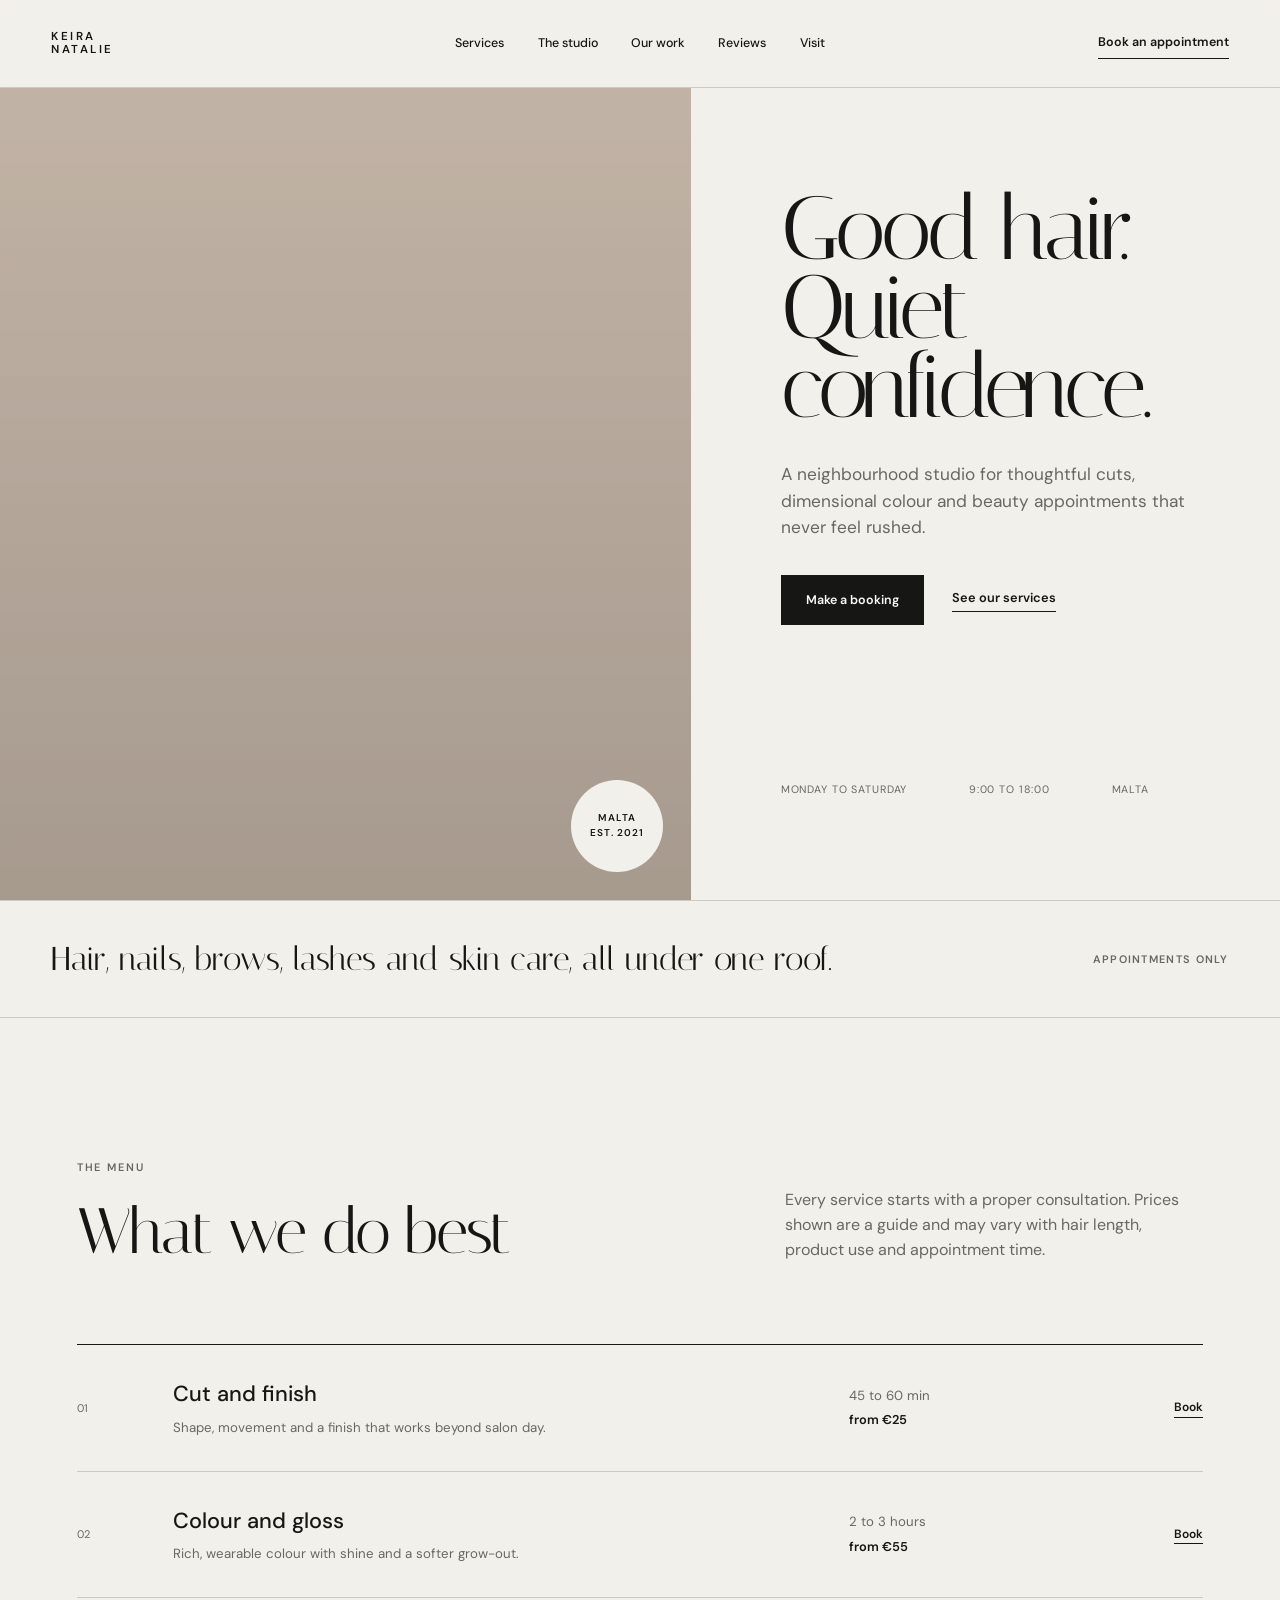
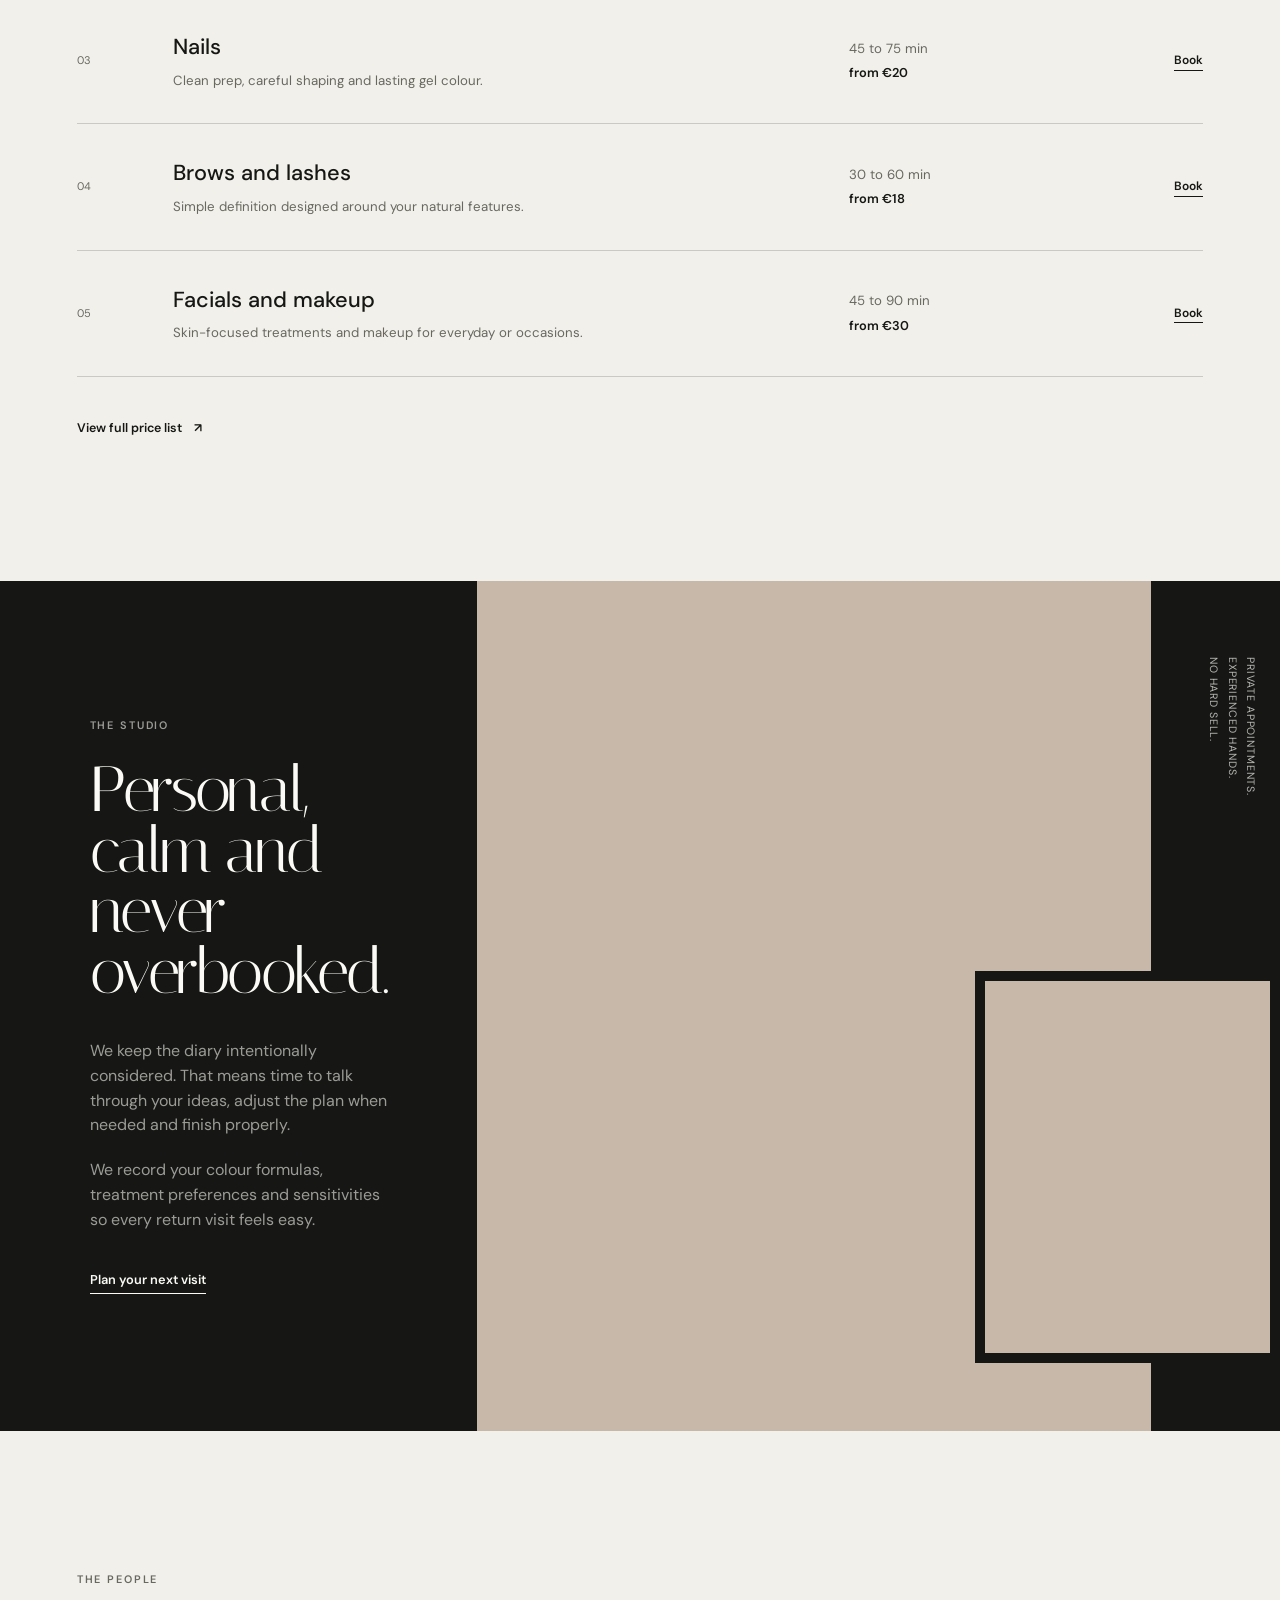
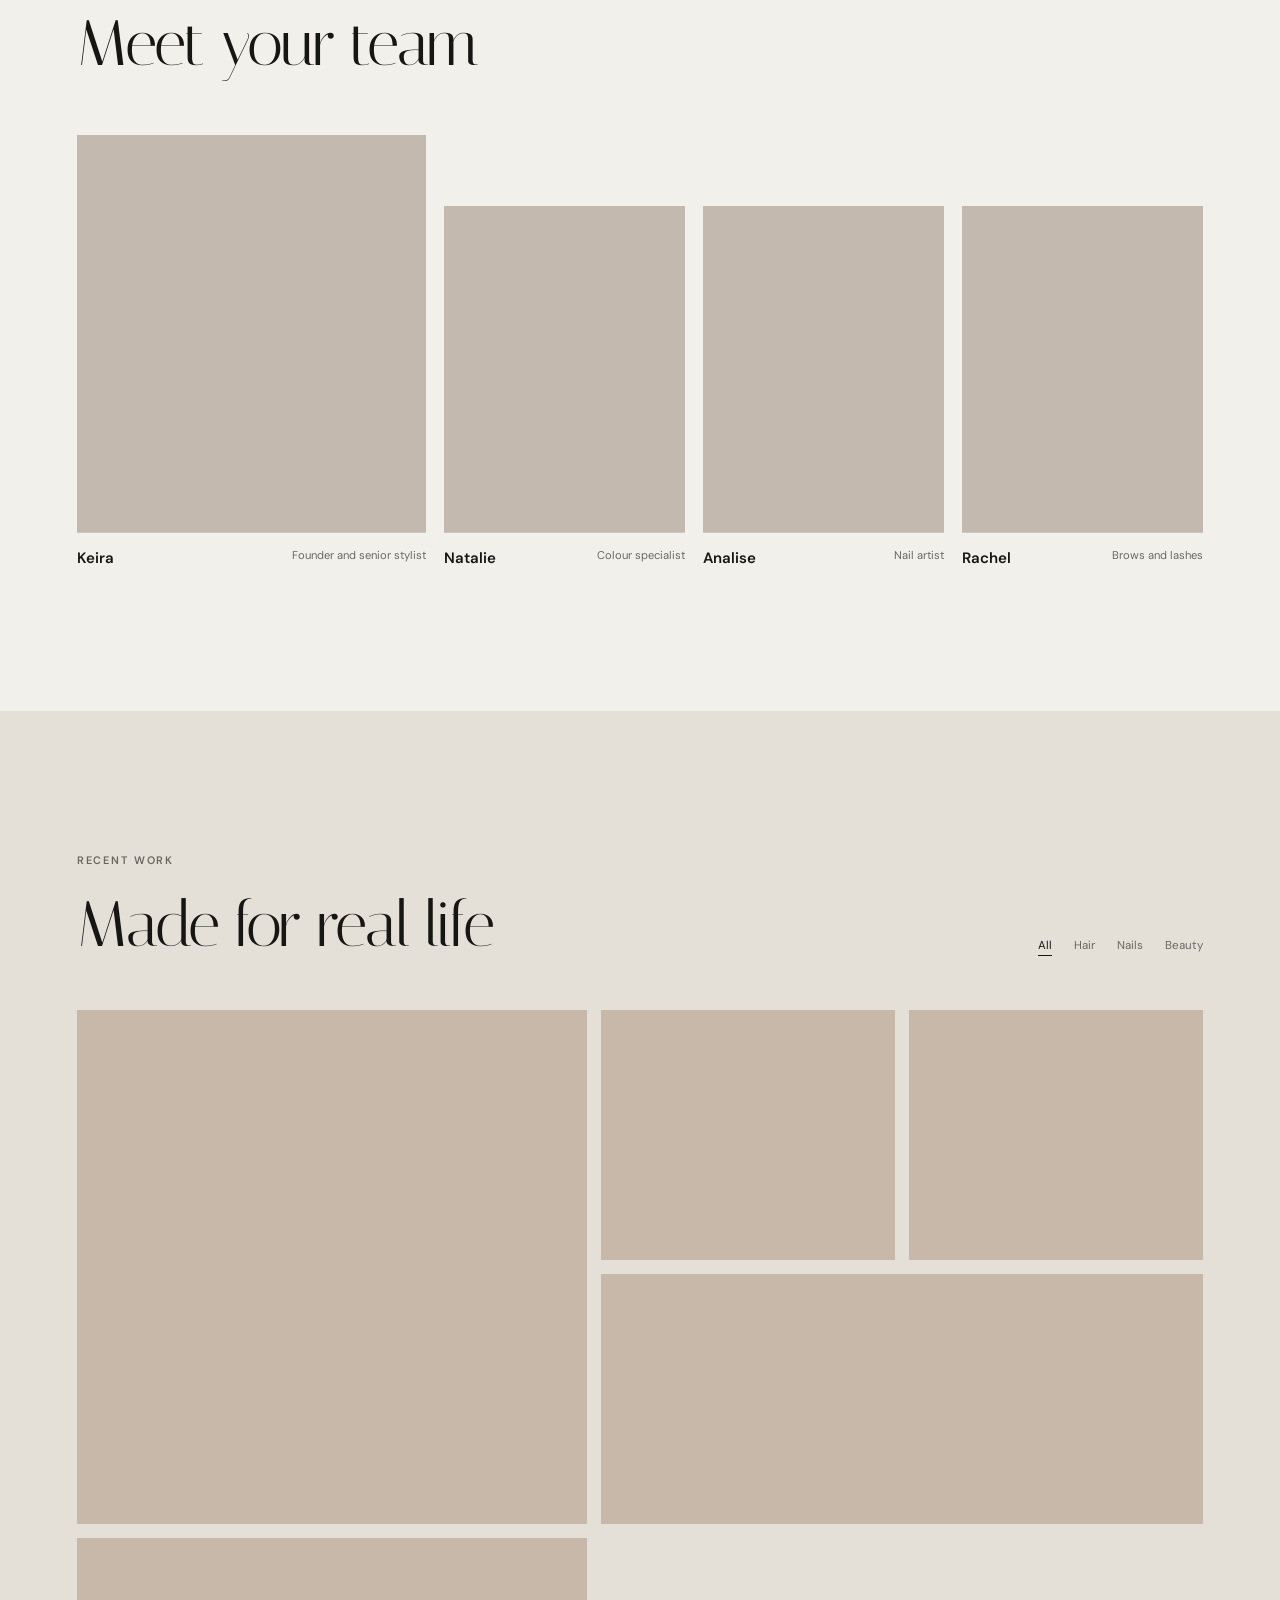
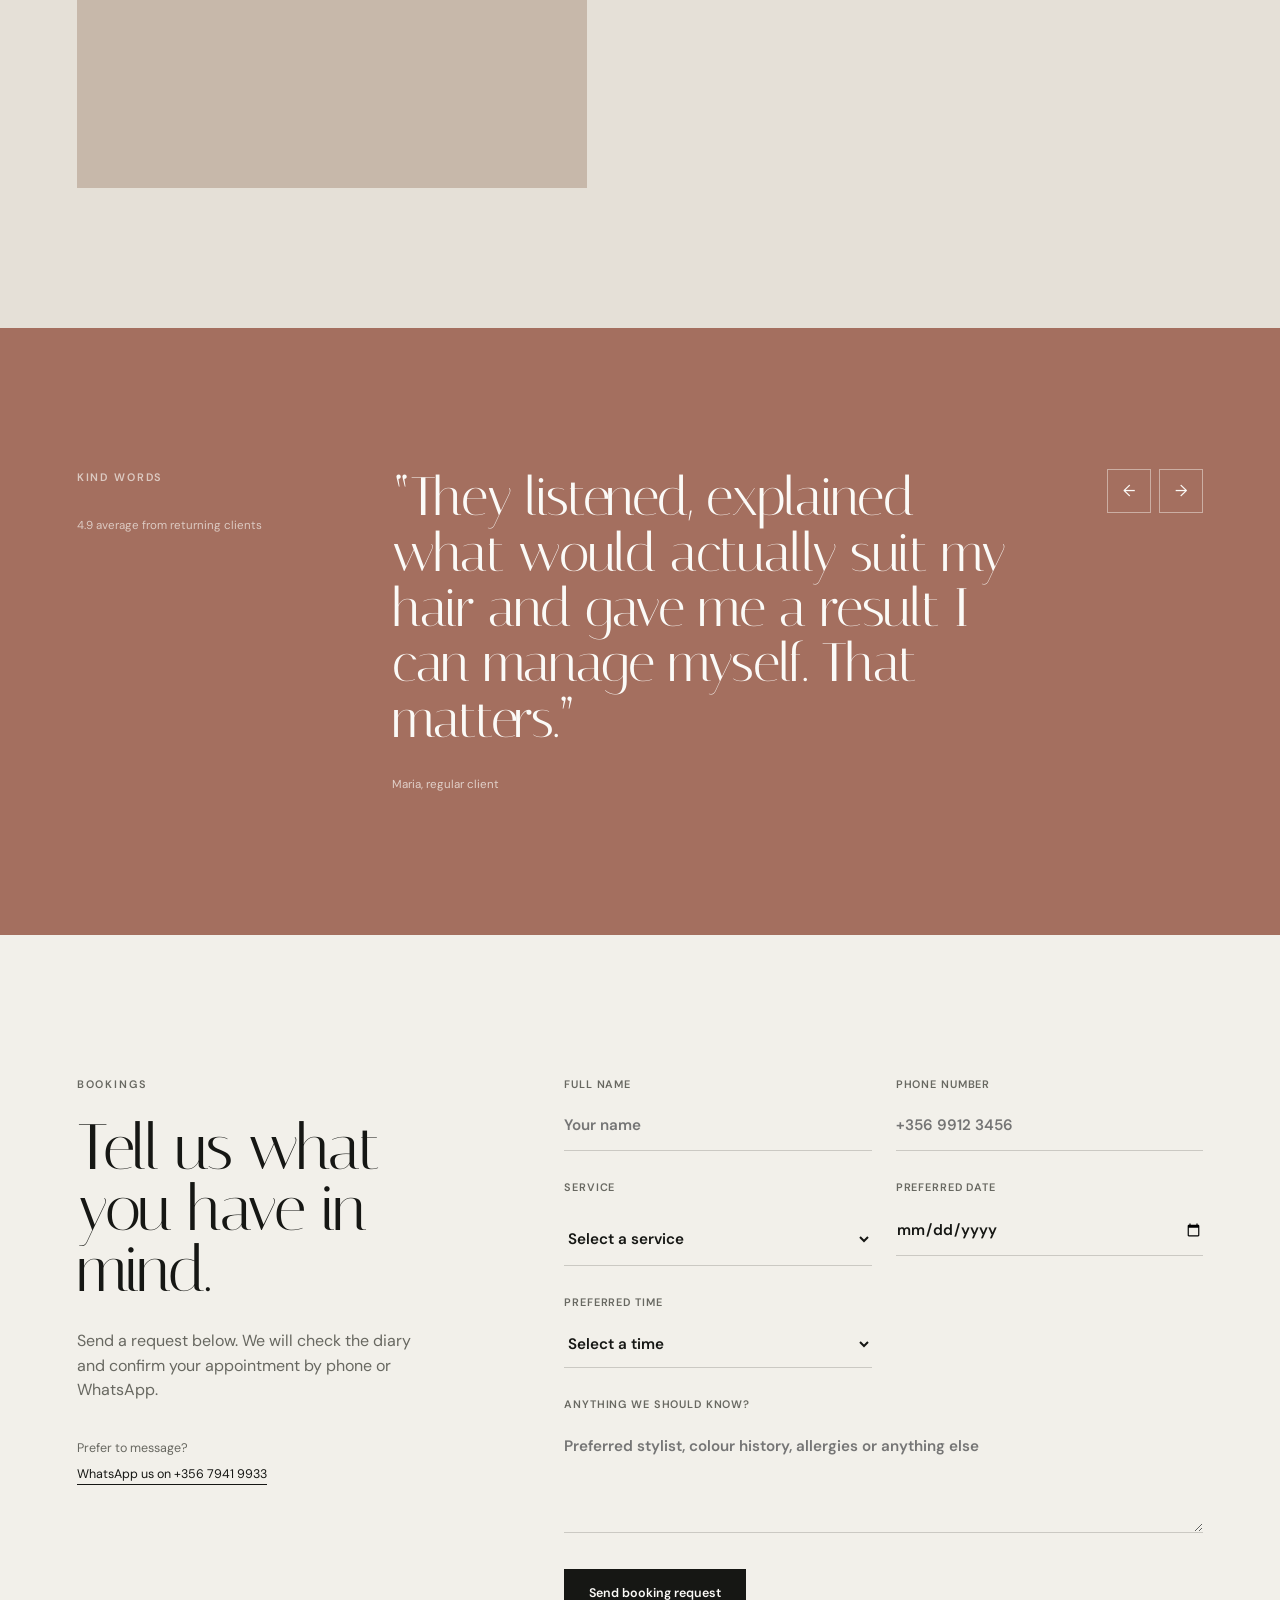
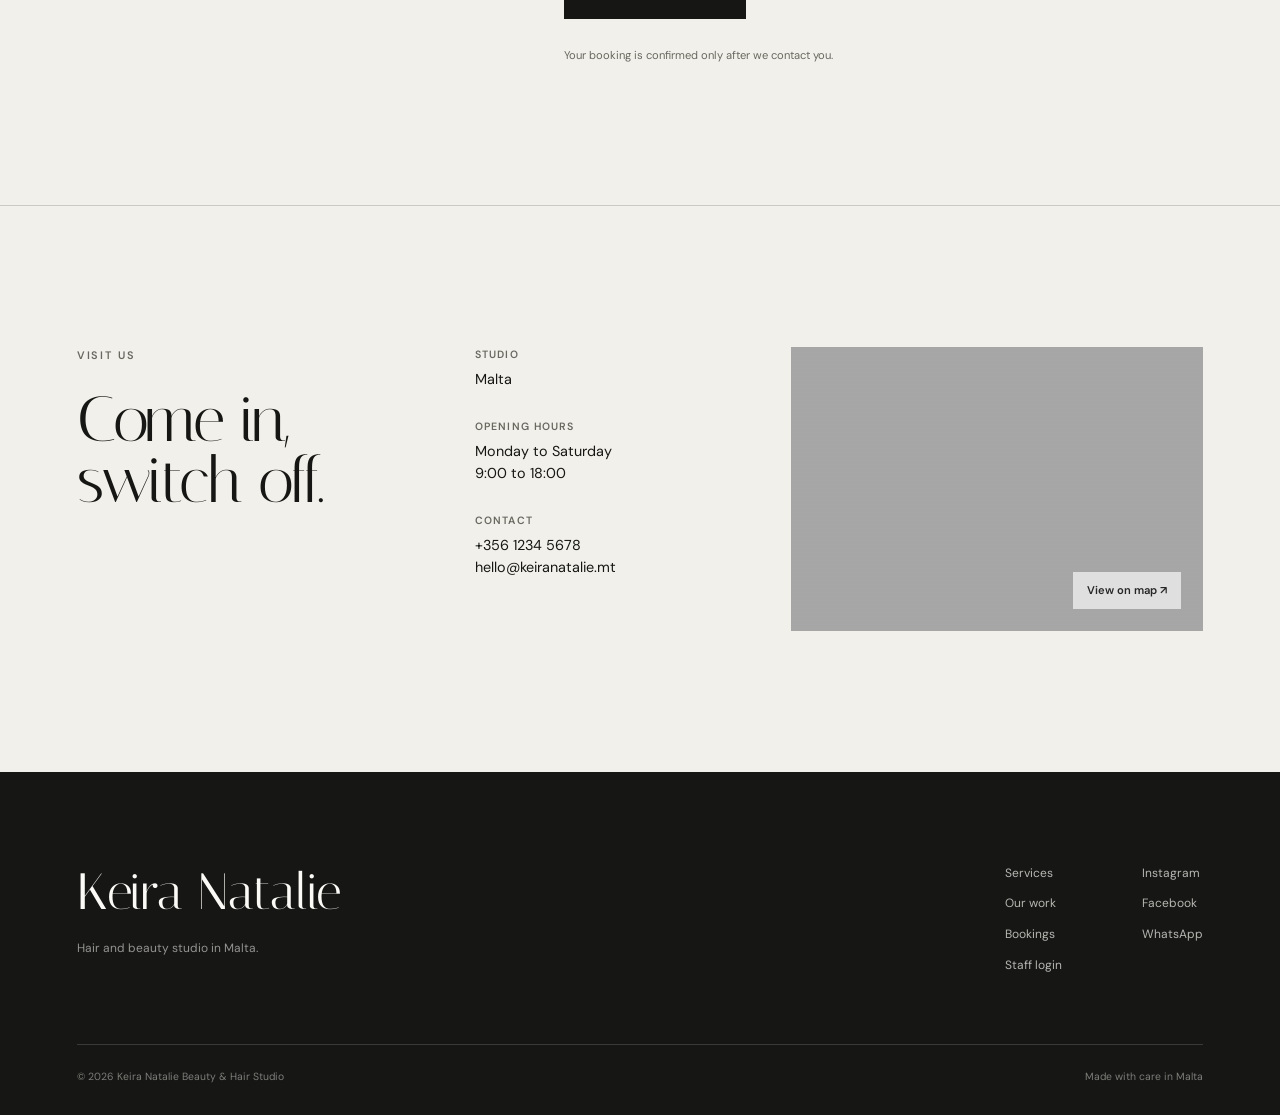
<file: index.html>
<!DOCTYPE html>
<html lang="en">
<head>
  <meta charset="UTF-8" />
  <meta name="viewport" content="width=device-width, initial-scale=1.0" />
  <title>Keira Natalie | Hair and Beauty Studio Malta</title>
  <meta name="description" content="Hair, colour, nails, brows, lashes and beauty treatments in a calm private studio in Malta." />
  <link rel="icon" type="image/png" href="favicon.png" />
  <link rel="preconnect" href="https://fonts.googleapis.com" />
  <link rel="preconnect" href="https://fonts.gstatic.com" crossorigin />
  <link href="https://fonts.googleapis.com/css2?family=DM+Sans:wght@400;500;600&family=Italiana&display=swap" rel="stylesheet" />
  <link rel="stylesheet" href="styles.css" />
  <link rel="stylesheet" href="responsive.css" />

</head>
<body>
  <header class="site-header">
    <a href="#top" class="wordmark" aria-label="Keira Natalie home">
      <span>KEIRA</span>
      <span>NATALIE</span>
    </a>

    <nav class="primary-nav" id="primaryNav" aria-label="Primary navigation">
      <a href="#services">Services</a>
      <a href="#studio">The studio</a>
      <a href="#work">Our work</a>
      <a href="#reviews">Reviews</a>
      <a href="#contact">Visit</a>
    </nav>

    <div class="header-actions">
      <a href="#booking-form" class="nav-cta">Book an appointment</a>
      <button class="nav-toggle" id="navToggle" aria-label="Open menu" aria-expanded="false">
        <span></span><span></span>
      </button>
    </div>
  </header>

  <main id="top">
    <section class="hero">
      <div class="hero-media visual visual-hero" role="img" aria-label="Keira Natalie salon interior">
        <div class="hero-stamp">Malta<br />Est. 2021</div>
      </div>

      <div class="hero-copy">
        <!-- <p class="eyebrow">Hair and beauty studio</p> -->
        <h1>Good hair.<br />Quiet confidence.</h1>
        <p class="hero-intro">A neighbourhood studio for thoughtful cuts, dimensional colour and beauty appointments that never feel rushed.</p>
        <div class="hero-links">
          <a href="#booking-form" class="button button-dark">Make a booking</a>
          <a href="#services" class="quiet-link">See our services</a>
        </div>
        <div class="hero-details">
          <span>Monday to Saturday</span>
          <span>9:00 to 18:00</span>
          <span>Malta</span>
        </div>
      </div>
    </section>

    <section class="intro-strip" aria-label="Studio introduction">
      <p>Hair, nails, brows, lashes and skin care, all under one roof.</p>
      <span>Appointments only</span>
    </section>

    <section class="services-section" id="services">
      <div class="section-heading split-heading">
        <div>
          <p class="eyebrow">The menu</p>
          <h2>What we do best</h2>
        </div>
        <p>Every service starts with a proper consultation. Prices shown are a guide and may vary with hair length, product use and appointment time.</p>
      </div>

      <div class="service-list">
        <article class="service-item">
          <span class="service-number">01</span>
          <div>
            <h3>Cut and finish</h3>
            <p>Shape, movement and a finish that works beyond salon day.</p>
          </div>
          <div class="service-price"><span>45 to 60 min</span><strong>from €25</strong></div>
          <a href="#booking-form" data-service="Haircut & Styling" aria-label="Book cut and finish">Book</a>
        </article>

        <article class="service-item">
          <span class="service-number">02</span>
          <div>
            <h3>Colour and gloss</h3>
            <p>Rich, wearable colour with shine and a softer grow-out.</p>
          </div>
          <div class="service-price"><span>2 to 3 hours</span><strong>from €55</strong></div>
          <a href="#booking-form" data-service="Hair Color" aria-label="Book colour and gloss">Book</a>
        </article>

        <article class="service-item">
          <span class="service-number">03</span>
          <div>
            <h3>Nails</h3>
            <p>Clean prep, careful shaping and lasting gel colour.</p>
          </div>
          <div class="service-price"><span>45 to 75 min</span><strong>from €20</strong></div>
          <a href="#booking-form" data-service="Nails" aria-label="Book nails">Book</a>
        </article>

        <article class="service-item">
          <span class="service-number">04</span>
          <div>
            <h3>Brows and lashes</h3>
            <p>Simple definition designed around your natural features.</p>
          </div>
          <div class="service-price"><span>30 to 60 min</span><strong>from €18</strong></div>
          <a href="#booking-form" data-service="Brows & Lashes" aria-label="Book brows and lashes">Book</a>
        </article>

        <article class="service-item">
          <span class="service-number">05</span>
          <div>
            <h3>Facials and makeup</h3>
            <p>Skin-focused treatments and makeup for everyday or occasions.</p>
          </div>
          <div class="service-price"><span>45 to 90 min</span><strong>from €30</strong></div>
          <a href="#booking-form" data-service="Facial Treatment" aria-label="Book facials and makeup">Book</a>
        </article>
      </div>

      <a href="services.html" class="text-button">View full price list <span>↗</span></a>
    </section>

    <section class="studio-section" id="studio">
      <div class="studio-copy">
        <p class="eyebrow">The studio</p>
        <h2>Personal, calm and never overbooked.</h2>
        <p>We keep the diary intentionally considered. That means time to talk through your ideas, adjust the plan when needed and finish properly.</p>
        <p>We record your colour formulas, treatment preferences and sensitivities so every return visit feels easy.</p>
        <a href="#booking-form" class="quiet-link">Plan your next visit</a>
      </div>

      <div class="studio-collage">
        <div class="visual visual-studio-large" role="img" aria-label="Salon styling station"></div>
        <div class="visual visual-studio-small" role="img" aria-label="Beauty treatment detail"></div>
        <p class="collage-note">Private appointments.<br />Experienced hands.<br />No hard sell.</p>
      </div>
    </section>

    <section class="team-section">
      <div class="section-heading">
        <p class="eyebrow">The people</p>
        <h2>Meet your team</h2>
      </div>

      <div class="team-grid">
        <article class="team-member team-member-featured">
          <div class="visual team-photo team-photo-one"></div>
          <div><h3>Keira</h3><p>Founder and senior stylist</p></div>
        </article>
        <article class="team-member">
          <div class="visual team-photo team-photo-two"></div>
          <div><h3>Natalie</h3><p>Colour specialist</p></div>
        </article>
        <article class="team-member">
          <div class="visual team-photo team-photo-three"></div>
          <div><h3>Analise</h3><p>Nail artist</p></div>
        </article>
        <article class="team-member">
          <div class="visual team-photo team-photo-four"></div>
          <div><h3>Rachel</h3><p>Brows and lashes</p></div>
        </article>
      </div>
    </section>

    <section class="gallery-section" id="work">
      <div class="gallery-topline">
        <div>
          <p class="eyebrow">Recent work</p>
          <h2>Made for real life</h2>
        </div>
        <div class="gallery-filters" id="galleryFilters" aria-label="Filter gallery">
          <button class="filter active" data-filter="all">All</button>
          <button class="filter" data-filter="hair">Hair</button>
          <button class="filter" data-filter="nails">Nails</button>
          <button class="filter" data-filter="makeup">Beauty</button>
        </div>
      </div>

      <div class="gallery-grid" id="galleryGrid">
        <button class="gallery-item visual gallery-one" data-category="hair" aria-label="Soft layered hair result"></button>
        <button class="gallery-item visual gallery-two" data-category="nails" aria-label="Neutral manicure result"></button>
        <button class="gallery-item visual gallery-three" data-category="makeup" aria-label="Natural makeup result"></button>
        <button class="gallery-item visual gallery-four" data-category="hair" aria-label="Dimensional hair colour result"></button>
        <button class="gallery-item visual gallery-five" data-category="makeup" aria-label="Brow styling result"></button>
      </div>
    </section>

    <div class="lightbox" id="lightbox" aria-hidden="true">
      <button class="lightbox-close" id="lightboxClose" aria-label="Close">Close</button>
      <div class="lightbox-photo" id="lightboxPhoto"></div>
    </div>

    <section class="reviews-section" id="reviews">
      <div class="review-label">
        <p class="eyebrow">Kind words</p>
        <span>4.9 average from returning clients</span>
      </div>

      <div class="testimonial-track" id="testimonialTrack">
        <blockquote class="testimonial active">
          <p>“They listened, explained what would actually suit my hair and gave me a result I can manage myself. That matters.”</p>
          <cite>Maria, regular client</cite>
        </blockquote>
        <blockquote class="testimonial">
          <p>“My colour still looks expensive weeks later. The whole appointment felt relaxed, not rushed.”</p>
          <cite>Sarah, colour client</cite>
        </blockquote>
        <blockquote class="testimonial">
          <p>“Booking was easy, the studio was calm and I left feeling like myself, just better.”</p>
          <cite>Elise, beauty client</cite>
        </blockquote>
      </div>

      <div class="testimonial-controls">
        <button id="prevQuote" aria-label="Previous review">←</button>
        <button id="nextQuote" aria-label="Next review">→</button>
      </div>
    </section>

    <section class="booking-section" id="booking-form">
      <div class="booking-context">
        <p class="eyebrow">Bookings</p>
        <h2>Tell us what you have in mind.</h2>
        <p>Send a request below. We will check the diary and confirm your appointment by phone or WhatsApp.</p>
        <div class="booking-contact">
          <span>Prefer to message?</span>
          <a href="https://wa.me/35679419933" target="_blank" rel="noopener noreferrer">WhatsApp us on +356 7941 9933</a>
        </div>
      </div>

      <form action="https://formspree.io/f/myklvygy" method="POST" class="booking-form">
        <input type="hidden" name="_subject" value="New Booking Request - Keira Natalie Beauty & Hair Studio" />
        <input type="hidden" name="_template" value="table" />

        <label>Full name
          <input type="text" name="Customer Name" autocomplete="name" placeholder="Your name" pattern="[A-Za-zÀ-ÿ\s'-]+" required />
        </label>

        <label>Phone number
          <input type="tel" name="Phone Number" autocomplete="tel" placeholder="+356 9912 3456" pattern="[\+0-9\s]+" required />
        </label>

        <label>Service
          <select name="Service" id="serviceSelect" required>
            <option value="">Select a service</option>
            <option>Haircut & Styling</option>
            <option>Hair Color</option>
            <option>Hair Treatment</option>
            <option>Nails</option>
            <option>Brows & Lashes</option>
            <option>Facial Treatment</option>
            <option>Makeup</option>
            <option>Other Beauty Service</option>
          </select>
        </label>

        <label>Preferred date
          <input type="date" id="dateInput" name="Preferred Date" required />
          <span id="day-display" class="day-display"></span>
        </label>

        <label>Preferred time
          <select name="Preferred Time" id="timeInput" required>
            <option value="">Select a time</option>
          </select>
        </label>

        <label class="full">Anything we should know?
          <textarea name="Notes" placeholder="Preferred stylist, colour history, allergies or anything else"></textarea>
        </label>

        <button type="submit" class="button button-dark full">Send booking request</button>
        <p class="form-note full">Your booking is confirmed only after we contact you.</p>
      </form>

      <p id="success-message" style="display:none;">Thank you. Your request has been sent and we will be in touch shortly.</p>
    </section>

    <section class="contact-section" id="contact">
      <div class="contact-intro">
        <p class="eyebrow">Visit us</p>
        <h2>Come in, switch off.</h2>
      </div>

      <div class="contact-details">
        <div><span>Studio</span><p>Malta</p></div>
        <div><span>Opening hours</span><p>Monday to Saturday<br />9:00 to 18:00</p></div>
        <div><span>Contact</span><p>+356 1234 5678<br />hello@keiranatalie.mt</p></div>
      </div>

      <div class="visual contact-map" role="img" aria-label="Map showing the studio location">
        <span>View on map ↗</span>
      </div>
    </section>
  </main>

  <footer class="site-footer">
    <div class="footer-main">
      <div>
        <a href="#top" class="footer-logo">Keira Natalie</a>
        <p>Hair and beauty studio in Malta.</p>
      </div>
      <div class="footer-links">
        <a href="#services">Services</a>
        <a href="#work">Our work</a>
        <a href="#booking-form">Bookings</a>
        <a href="login.html">Staff login</a>
      </div>
      <div class="footer-socials">
        <a href="#">Instagram</a>
        <a href="#">Facebook</a>
        <a href="https://wa.me/35679419933" target="_blank" rel="noopener noreferrer">WhatsApp</a>
      </div>
    </div>
    <div class="footer-bottom">
      <p>© 2026 Keira Natalie Beauty & Hair Studio</p>
      <p>Made with care in Malta</p>
    </div>
  </footer>

  <script src="script.js"></script>
</body>
</html>
</file>
<file: styles.css>
:root {
  --paper: #f2f0ea;
  --paper-deep: #e5e0d7;
  --ink: #161714;
  --muted: #686861;
  --clay: #a46f5f;
  --sage: #8b907d;
  --line: rgba(22, 23, 20, 0.18);
  --white: #fbfaf7;
  --display: "Italiana", Georgia, serif;
  --body: "DM Sans", Arial, sans-serif;
}

* {
  box-sizing: border-box;
  margin: 0;
  padding: 0;
}
html {
  scroll-behavior: smooth;
}
body {
  background: var(--paper);
  color: var(--ink);
  font-family: var(--body);
  font-size: 16px;
  line-height: 1.55;
  overflow-x: hidden;
}
a {
  color: inherit;
  text-decoration: none;
}
button,
input,
select,
textarea {
  font: inherit;
}
button {
  color: inherit;
}
img {
  display: block;
  max-width: 100%;
}

::selection {
  background: var(--ink);
  color: var(--paper);
}
:focus-visible {
  outline: 2px solid var(--clay);
  outline-offset: 4px;
}

.site-header {
  min-height: 88px;
  padding: 0 clamp(24px, 4vw, 68px);
  display: grid;
  grid-template-columns: 1fr auto 1fr;
  align-items: center;
  border-bottom: 1px solid var(--line);
  background: rgba(242, 240, 234, 0.94);
  backdrop-filter: blur(12px);
  position: sticky;
  top: 0;
  z-index: 100;
}

.wordmark {
  width: max-content;
  font-size: 0.72rem;
  font-weight: 600;
  line-height: 1.05;
  letter-spacing: 0.22em;
}
.wordmark span {
  display: block;
}
.primary-nav {
  display: flex;
  align-items: center;
  gap: clamp(20px, 2.6vw, 42px);
}
.primary-nav a {
  font-size: 0.78rem;
  font-weight: 500;
}
.primary-nav a:hover {
  opacity: 0.55;
}
.header-actions {
  justify-self: end;
  display: flex;
  align-items: center;
  gap: 20px;
}
.nav-cta {
  border-bottom: 1px solid var(--ink);
  padding: 5px 0;
  font-size: 0.78rem;
  font-weight: 600;
}
.nav-toggle {
  display: none;
  width: 36px;
  height: 36px;
  border: 0;
  background: none;
  flex-direction: column;
  justify-content: center;
  gap: 6px;
}
.nav-toggle span {
  width: 100%;
  height: 1px;
  background: var(--ink);
  transition: transform 0.2s ease;
}
.nav-toggle.active span:first-child {
  transform: translateY(3.5px) rotate(45deg);
}
.nav-toggle.active span:last-child {
  transform: translateY(-3.5px) rotate(-45deg);
}

.hero {
  min-height: calc(100svh - 88px);
  display: grid;
  grid-template-columns: minmax(0, 1.08fr) minmax(440px, 0.92fr);
}
.hero-media {
  min-height: 640px;
  position: relative;
}
.hero-copy {
  padding: clamp(56px, 8vw, 132px) clamp(34px, 7vw, 110px);
  display: flex;
  flex-direction: column;
  justify-content: center;
}
.hero-copy h1 {
  font-family: var(--display);
  font-size: clamp(4rem, 7vw, 7.8rem);
  font-weight: 400;
  line-height: 0.88;
  letter-spacing: -0.045em;
  max-width: 7ch;
}
.eyebrow {
  margin-bottom: 26px;
  color: var(--muted);
  font-size: 0.68rem;
  font-weight: 600;
  letter-spacing: 0.17em;
  text-transform: uppercase;
}
.hero-intro {
  max-width: 42ch;
  margin: 34px 0;
  color: var(--muted);
  font-size: clamp(1rem, 1.35vw, 1.16rem);
}
.hero-links {
  display: flex;
  align-items: center;
  gap: 28px;
}
.button {
  display: inline-flex;
  align-items: center;
  justify-content: center;
  min-height: 50px;
  border: 1px solid transparent;
  padding: 0 24px;
  font-size: 0.78rem;
  font-weight: 600;
  cursor: pointer;
  transition:
    background 0.2s ease,
    color 0.2s ease,
    border-color 0.2s ease;
}
.button-dark {
  background: var(--ink);
  color: var(--white);
}
.button-dark:hover {
  background: transparent;
  color: var(--ink);
  border-color: var(--ink);
}
.quiet-link {
  width: max-content;
  padding-bottom: 3px;
  border-bottom: 1px solid currentColor;
  font-size: 0.8rem;
  font-weight: 600;
}
.hero-details {
  display: grid;
  grid-template-columns: repeat(3, auto);
  gap: 20px;
  margin-top: auto;
  padding-top: 70px;
  color: var(--muted);
  font-size: 0.67rem;
  text-transform: uppercase;
  letter-spacing: 0.08em;
}
.hero-stamp {
  position: absolute;
  right: 28px;
  bottom: 28px;
  width: 92px;
  aspect-ratio: 1;
  border-radius: 50%;
  background: var(--paper);
  display: grid;
  place-content: center;
  text-align: center;
  font-size: 0.62rem;
  font-weight: 600;
  line-height: 1.5;
  letter-spacing: 0.11em;
  text-transform: uppercase;
}

.visual {
  background-color: #c7b8aa;
  background-size: cover;
  background-position: center;
}
.visual-hero {
  background-image:
    linear-gradient(180deg, rgba(18, 17, 15, 0.03), rgba(18, 17, 15, 0.18)),
    url("https://images.unsplash.com/photo-1633681926022-84c23e8cb2d6?auto=format&fit=crop&w=1800&q=88");
}

.intro-strip {
  min-height: 118px;
  padding: 0 clamp(24px, 4vw, 68px);
  display: flex;
  align-items: center;
  justify-content: space-between;
  border-top: 1px solid var(--line);
  border-bottom: 1px solid var(--line);
}
.intro-strip p {
  font-family: var(--display);
  font-size: clamp(1.45rem, 2.6vw, 2.5rem);
}
.intro-strip span {
  color: var(--muted);
  font-size: 0.68rem;
  font-weight: 600;
  letter-spacing: 0.12em;
  text-transform: uppercase;
}

.services-section,
.team-section,
.gallery-section,
.reviews-section,
.booking-section,
.contact-section {
  padding: clamp(90px, 11vw, 170px) clamp(24px, 6vw, 96px);
}
.section-heading h2,
.studio-copy h2,
.gallery-topline h2,
.booking-context h2,
.contact-intro h2 {
  font-family: var(--display);
  font-size: clamp(3rem, 5vw, 5.8rem);
  font-weight: 400;
  line-height: 0.95;
  letter-spacing: -0.035em;
}
.split-heading {
  display: grid;
  grid-template-columns: 1.2fr 0.8fr;
  gap: 80px;
  align-items: end;
  margin-bottom: 82px;
}
.split-heading > p {
  max-width: 50ch;
  color: var(--muted);
}
.service-list {
  border-top: 1px solid var(--ink);
}
.service-item {
  display: grid;
  grid-template-columns: 62px minmax(240px, 1fr) minmax(160px, 0.42fr) 50px;
  gap: 34px;
  align-items: center;
  padding: 32px 0;
  border-bottom: 1px solid var(--line);
}
.service-number {
  color: var(--muted);
  font-size: 0.69rem;
}
.service-item h3 {
  margin-bottom: 7px;
  font-size: clamp(1.1rem, 1.7vw, 1.45rem);
  font-weight: 500;
}
.service-item p,
.service-price span {
  color: var(--muted);
  font-size: 0.83rem;
}
.service-price {
  display: flex;
  flex-direction: column;
  gap: 4px;
}
.service-price strong {
  font-size: 0.8rem;
  font-weight: 600;
}
.service-item > a {
  justify-self: end;
  border-bottom: 1px solid var(--ink);
  font-size: 0.75rem;
  font-weight: 600;
}
.text-button {
  display: inline-flex;
  gap: 12px;
  margin-top: 42px;
  font-size: 0.78rem;
  font-weight: 600;
}

.studio-section {
  display: grid;
  grid-template-columns: 0.72fr 1.28fr;
  min-height: 850px;
  background: var(--ink);
  color: var(--white);
}
.studio-copy {
  padding: clamp(70px, 9vw, 140px) clamp(28px, 7vw, 110px);
  display: flex;
  flex-direction: column;
  justify-content: center;
}
.studio-copy .eyebrow,
.studio-copy p {
  color: rgba(251, 250, 247, 0.58);
}
.studio-copy h2 {
  color: var(--white);
  max-width: 8ch;
  margin-bottom: 36px;
}
.studio-copy > p:not(.eyebrow) {
  max-width: 43ch;
  margin-bottom: 20px;
}
.studio-copy .quiet-link {
  margin-top: 18px;
  color: var(--white);
}
.studio-collage {
  position: relative;
  min-height: 720px;
  overflow: hidden;
}
.visual-studio-large {
  position: absolute;
  inset: 0 16% 0 0;
  background-image: url("https://images.unsplash.com/photo-1521590832167-7bcbfaa6381f?auto=format&fit=crop&w=1500&q=88");
}
.visual-studio-small {
  position: absolute;
  right: 0;
  bottom: 8%;
  width: 38%;
  aspect-ratio: 0.78;
  border: 10px solid var(--ink);
  background-image: url("https://images.unsplash.com/photo-1516975080664-ed2fc6a32937?auto=format&fit=crop&w=900&q=88");
}
.collage-note {
  position: absolute;
  top: 9%;
  right: 2.5%;
  color: rgba(251, 250, 247, 0.7);
  font-size: 0.67rem;
  line-height: 1.7;
  letter-spacing: 0.08em;
  text-transform: uppercase;
  writing-mode: vertical-rl;
}

.team-section .section-heading {
  margin-bottom: 60px;
}
.team-grid {
  display: grid;
  grid-template-columns: 1.45fr repeat(3, 1fr);
  gap: 18px;
  align-items: end;
}
.team-photo {
  aspect-ratio: 0.74;
  filter: saturate(0.72);
  transition:
    filter 0.3s ease,
    transform 0.3s ease;
}
.team-member:hover .team-photo {
  filter: saturate(1);
  transform: translateY(-4px);
}
.team-member-featured .team-photo {
  aspect-ratio: 0.88;
}
.team-photo-one {
  background-image: url("https://images.unsplash.com/photo-1580618672591-eb180b1a973f?auto=format&fit=crop&w=900&q=85");
}
.team-photo-two {
  background-image: url("https://images.unsplash.com/photo-1595476108010-b4d1f102b1b1?auto=format&fit=crop&w=800&q=85");
}
.team-photo-three {
  background-image: url("https://images.unsplash.com/photo-1604654894610-df63bc536371?auto=format&fit=crop&w=800&q=85");
}
.team-photo-four {
  background-image: url("https://images.unsplash.com/photo-1544717305-2782549b5136?auto=format&fit=crop&w=800&q=85");
}
.team-member > div:last-child {
  display: flex;
  justify-content: space-between;
  gap: 12px;
  padding-top: 14px;
  border-top: 1px solid var(--line);
}
.team-member h3 {
  font-size: 0.94rem;
  font-weight: 600;
}
.team-member p {
  color: var(--muted);
  font-size: 0.7rem;
}

.gallery-section {
  background: var(--paper-deep);
}
.gallery-topline {
  display: flex;
  justify-content: space-between;
  align-items: end;
  gap: 40px;
  margin-bottom: 54px;
}
.gallery-filters {
  display: flex;
  gap: 22px;
}
.filter {
  border: 0;
  background: none;
  color: var(--muted);
  font-size: 0.72rem;
  cursor: pointer;
}
.filter.active {
  color: var(--ink);
  border-bottom: 1px solid currentColor;
}
.gallery-grid {
  display: grid;
  grid-template-columns: 1.25fr 0.72fr 0.72fr;
  grid-auto-rows: 250px;
  gap: 14px;
}
.gallery-item {
  border: 0;
  min-width: 0;
  cursor: zoom-in;
  transition: opacity 0.25s ease;
}
.gallery-item:hover {
  opacity: 0.82;
}
.gallery-item.hidden {
  display: none;
}
.gallery-one {
  grid-row: span 2;
  background-image: url("https://images.unsplash.com/photo-1562322140-8baeececf3df?auto=format&fit=crop&w=1000&q=86");
}
.gallery-two {
  background-image: url("https://images.unsplash.com/photo-1604654894610-df63bc536371?auto=format&fit=crop&w=800&q=86");
}
.gallery-three {
  background-image: url("https://images.unsplash.com/photo-1487412947147-5cebf100ffc2?auto=format&fit=crop&w=800&q=86");
}
.gallery-four {
  grid-column: span 2;
  background-image: url("https://images.unsplash.com/photo-1522337360788-8b13dee7a37e?auto=format&fit=crop&w=1200&q=86");
}
.gallery-five {
  background-image: url("https://images.unsplash.com/photo-1570172619644-dfd03ed5d881?auto=format&fit=crop&w=800&q=86");
}
.lightbox {
  position: fixed;
  inset: 0;
  z-index: 999;
  padding: 5vw;
  display: grid;
  place-items: center;
  background: rgba(16, 17, 14, 0.92);
  opacity: 0;
  visibility: hidden;
  transition: 0.2s ease;
}
.lightbox.open {
  opacity: 1;
  visibility: visible;
}
.lightbox-photo {
  width: min(900px, 92vw);
  height: min(78vh, 760px);
  background-size: contain;
  background-repeat: no-repeat;
  background-position: center;
}
.lightbox-close {
  position: absolute;
  top: 28px;
  right: 34px;
  border: 0;
  background: none;
  color: var(--white);
  font-size: 0.75rem;
  cursor: pointer;
}

.reviews-section {
  display: grid;
  grid-template-columns: 0.38fr 1fr auto;
  gap: 70px;
  align-items: start;
  background: var(--clay);
  color: var(--white);
}
.review-label span {
  color: rgba(251, 250, 247, 0.65);
  font-size: 0.72rem;
}
.reviews-section .eyebrow {
  color: rgba(251, 250, 247, 0.65);
}
.testimonial-track {
  min-height: 260px;
  position: relative;
}
.testimonial {
  position: absolute;
  inset: 0;
  opacity: 0;
  transform: translateY(8px);
  pointer-events: none;
  transition:
    opacity 0.3s ease,
    transform 0.3s ease;
}
.testimonial.active {
  position: relative;
  opacity: 1;
  transform: none;
  pointer-events: auto;
}
.testimonial p {
  font-family: var(--display);
  font-size: clamp(2.1rem, 4.2vw, 4.7rem);
  line-height: 1.03;
  letter-spacing: -0.025em;
}
.testimonial cite {
  display: block;
  margin-top: 30px;
  color: rgba(251, 250, 247, 0.7);
  font-style: normal;
  font-size: 0.72rem;
}
.testimonial-controls {
  display: flex;
  gap: 8px;
}
.testimonial-controls button {
  width: 44px;
  height: 44px;
  border: 1px solid rgba(251, 250, 247, 0.45);
  background: transparent;
  color: var(--white);
  cursor: pointer;
}
.testimonial-controls button:hover {
  background: var(--white);
  color: var(--ink);
}

.booking-section {
  display: grid;
  grid-template-columns: 0.72fr 1.28fr;
  gap: clamp(60px, 10vw, 150px);
  align-items: start;
}
.booking-context {
  position: sticky;
  top: 140px;
}
.booking-context h2 {
  max-width: 8ch;
  margin-bottom: 28px;
}
.booking-context > p:not(.eyebrow) {
  max-width: 40ch;
  color: var(--muted);
}
.booking-contact {
  display: flex;
  flex-direction: column;
  gap: 6px;
  margin-top: 36px;
  font-size: 0.78rem;
}
.booking-contact span {
  color: var(--muted);
}
.booking-contact a {
  width: max-content;
  border-bottom: 1px solid var(--ink);
}
.booking-form {
  display: grid;
  grid-template-columns: 1fr 1fr;
  gap: 28px 24px;
}
.booking-form label {
  display: grid;
  gap: 10px;
  color: var(--muted);
  font-size: 0.68rem;
  font-weight: 600;
  letter-spacing: 0.08em;
  text-transform: uppercase;
}
.booking-form input,
.booking-form select,
.booking-form textarea {
  width: 100%;
  border: 0;
  border-bottom: 1px solid var(--line);
  border-radius: 0;
  background: transparent;
  padding: 12px 0;
  color: var(--ink);
  font-size: 0.95rem;
  text-transform: none;
  letter-spacing: 0;
  outline: none;
}
.booking-form input:focus,
.booking-form select:focus,
.booking-form textarea:focus {
  border-color: var(--ink);
}
.booking-form textarea {
  min-height: 110px;
  resize: vertical;
}
.full {
  grid-column: 1 / -1;
}
.booking-form .button {
  justify-self: start;
  margin-top: 8px;
}
.form-note,
.day-display {
  color: var(--muted);
  font-size: 0.7rem;
  font-weight: 400;
  letter-spacing: 0;
  text-transform: none;
}
#success-message {
  grid-column: 2;
  margin-top: -80px;
  padding: 18px 0;
  border-top: 1px solid var(--sage);
  color: #59604d;
  font-size: 0.83rem;
}

.contact-section {
  display: grid;
  grid-template-columns: 0.75fr 0.55fr 1fr;
  gap: clamp(45px, 7vw, 100px);
  align-items: start;
  border-top: 1px solid var(--line);
}
.contact-details {
  display: grid;
  gap: 28px;
}
.contact-details span {
  display: block;
  margin-bottom: 5px;
  color: var(--muted);
  font-size: 0.66rem;
  font-weight: 600;
  letter-spacing: 0.1em;
  text-transform: uppercase;
}
.contact-details p {
  font-size: 0.9rem;
}
.contact-map {
  aspect-ratio: 1.45;
  display: flex;
  align-items: end;
  justify-content: end;
  padding: 22px;
  background-image:
    linear-gradient(rgba(20, 20, 18, 0.08), rgba(20, 20, 18, 0.08)),
    url("https://images.unsplash.com/photo-1526778548025-fa2f459cd5c1?auto=format&fit=crop&w=1000&q=80");
  filter: grayscale(1) contrast(0.85);
}
.contact-map span {
  background: var(--paper);
  padding: 10px 14px;
  font-size: 0.7rem;
  font-weight: 600;
}

.site-footer {
  padding: 80px clamp(24px, 6vw, 96px) 30px;
  background: var(--ink);
  color: var(--white);
}
.footer-main {
  display: grid;
  grid-template-columns: 1fr auto auto;
  gap: 80px;
  padding-bottom: 70px;
}
.footer-logo {
  font-family: var(--display);
  font-size: clamp(2.4rem, 4vw, 4.7rem);
}
.footer-main p {
  margin-top: 8px;
  color: rgba(251, 250, 247, 0.55);
  font-size: 0.75rem;
}
.footer-links,
.footer-socials {
  display: grid;
  align-content: start;
  gap: 12px;
  padding-top: 12px;
}
.footer-links a,
.footer-socials a {
  color: rgba(251, 250, 247, 0.7);
  font-size: 0.75rem;
}
.footer-bottom {
  display: flex;
  justify-content: space-between;
  padding-top: 24px;
  border-top: 1px solid rgba(251, 250, 247, 0.15);
  color: rgba(251, 250, 247, 0.45);
  font-size: 0.65rem;
}
</file>
<file: responsive.css>
@media (max-width: 1050px) {
  .site-header {
    grid-template-columns: 1fr auto;
  }
  .primary-nav {
    display: none;
    position: absolute;
    top: 100%;
    left: 0;
    right: 0;
    padding: 28px;
    flex-direction: column;
    align-items: flex-start;
    background: var(--paper);
    border-bottom: 1px solid var(--line);
  }
  .primary-nav.open {
    display: flex;
  }
  .nav-toggle {
    display: flex;
  }
  .nav-cta {
    display: none;
  }
  .hero {
    grid-template-columns: 1fr;
  }
  .hero-media {
    min-height: 62vw;
    order: 2;
  }
  .hero-copy {
    min-height: 680px;
  }
  .studio-section {
    grid-template-columns: 1fr;
  }
  .studio-collage {
    min-height: 700px;
  }
  .team-grid {
    grid-template-columns: repeat(2, 1fr);
  }
  .team-member-featured .team-photo {
    aspect-ratio: 0.74;
  }
  .reviews-section {
    grid-template-columns: 1fr auto;
  }
  .review-label {
    grid-column: 1 / -1;
  }
  .booking-section {
    grid-template-columns: 1fr;
  }
  .booking-context {
    position: static;
  }
  #success-message {
    grid-column: 1;
    margin-top: 0;
  }
  .contact-section {
    grid-template-columns: 1fr 1fr;
  }
  .contact-map {
    grid-column: 1 / -1;
  }
}

@media (max-width: 720px) {
  .site-header {
    min-height: 72px;
    padding: 0 20px;
  }
  .hero {
    min-height: auto;
  }
  .hero-copy {
    min-height: 580px;
    padding: 64px 24px 42px;
  }
  .hero-copy h1 {
    font-size: clamp(3.8rem, 18vw, 5.6rem);
  }
  .hero-media {
    min-height: 92vw;
  }
  .hero-details {
    grid-template-columns: 1fr;
    gap: 8px;
    padding-top: 54px;
  }
  .intro-strip {
    min-height: 110px;
    align-items: flex-start;
    flex-direction: column;
    justify-content: center;
    gap: 8px;
  }
  .split-heading {
    grid-template-columns: 1fr;
    gap: 24px;
    margin-bottom: 52px;
  }
  .service-item {
    grid-template-columns: 34px 1fr auto;
    gap: 16px;
  }
  .service-price {
    grid-column: 2;
  }
  .service-item > a {
    grid-column: 3;
    grid-row: 1 / span 2;
  }
  .studio-section {
    min-height: auto;
  }
  .studio-copy {
    padding: 90px 24px;
  }
  .studio-collage {
    min-height: 580px;
  }
  .visual-studio-large {
    inset: 0 8% 0 0;
  }
  .visual-studio-small {
    width: 46%;
  }
  .team-grid {
    grid-template-columns: 1fr 1fr;
    gap: 28px 12px;
  }
  .team-member > div:last-child {
    display: block;
  }
  .gallery-topline {
    align-items: flex-start;
    flex-direction: column;
  }
  .gallery-grid {
    grid-template-columns: 1fr 1fr;
    grid-auto-rows: 210px;
  }
  .gallery-one {
    grid-row: span 2;
  }
  .gallery-four {
    grid-column: span 1;
  }
  .gallery-five {
    grid-column: span 2;
  }
  .reviews-section {
    grid-template-columns: 1fr;
    gap: 32px;
  }
  .testimonial-track {
    min-height: 300px;
  }
  .testimonial-controls {
    justify-self: start;
  }
  .booking-form {
    grid-template-columns: 1fr;
  }
  .full {
    grid-column: 1;
  }
  .contact-section {
    grid-template-columns: 1fr;
  }
  .contact-map {
    grid-column: 1;
  }
  .footer-main {
    grid-template-columns: 1fr 1fr;
    gap: 48px 20px;
  }
  .footer-main > div:first-child {
    grid-column: 1 / -1;
  }
  .footer-bottom {
    flex-direction: column;
    gap: 6px;
  }
}

@media (prefers-reduced-motion: reduce) {
  html {
    scroll-behavior: auto;
  }
  *,
  *::before,
  *::after {
    transition-duration: 0.001ms !important;
  }
}
</file>
